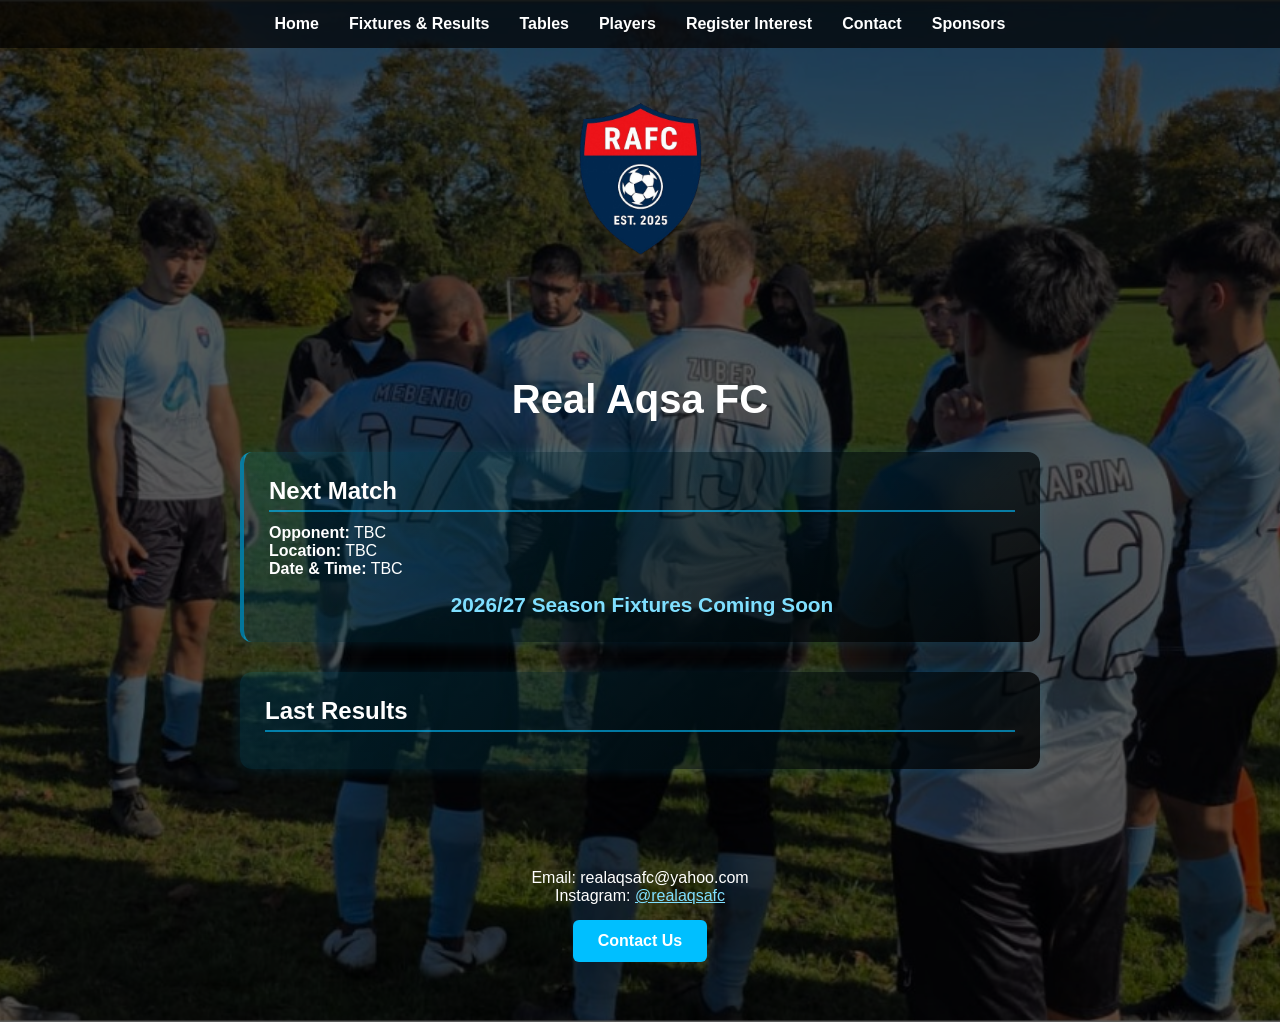
<file: index.html>
<!DOCTYPE html>
<html lang="en">
<head>
    <meta charset="UTF-8">
    <meta name="viewport" content="width=device-width, initial-scale=1.0">
    <title>Real Aqsa FC</title>
    <link rel="stylesheet" href="home.css">
</head>

<body>

<div class="background-overlay">

    <!-- NAVBAR -->
    <header>
        <nav class="navbar">
            <ul>
                <li><a href="index.html">Home</a></li>
                <li><a href="fixtures.html">Fixtures & Results</a></li>
                <li><a href="table.html">Tables</a></li>
                <li><a href="players.html">Players</a></li>
                <li><a href="register.html">Register Interest</a></li>
                <li><a href="contact.html">Contact</a></li>
                <li><a href="sponsors.html">Sponsors</a></li>
            </ul>
        </nav>
    </header>

    <!-- CLUB HEADER -->
    <section class="club-header">
        <img src="real-aqsa.png" alt="Real Aqsa FC Badge" class="club-badge">
        <h1>Real Aqsa FC</h1>
    </section>

    <!-- NEXT MATCH -->
<section class="next-match">

    <h2>Next Match</h2>

    <p id="opponent"></p>

    <p id="location"></p>

    <p id="match-date"></p>

    <p id="countdown"></p>

</section>

<!-- RESULTS -->
<section class="last-results">

    <h2>Last Results</h2>

    <div id="results-container"></div>

</section>

    <!-- FOOTER -->
    <footer>
        <div class="footer-content">
            <p>Email: realaqsafc@yahoo.com</p>

            <p>
                Instagram:
                <a href="https://www.instagram.com/realaqsafc" target="_blank">
                    @realaqsafc
                </a>
            </p>

            <a href="contact.html" class="contact-button">Contact Us</a>
        </div>
    </footer>

</div>
<script src="home.js"></script>
</body>
</html>
</file>
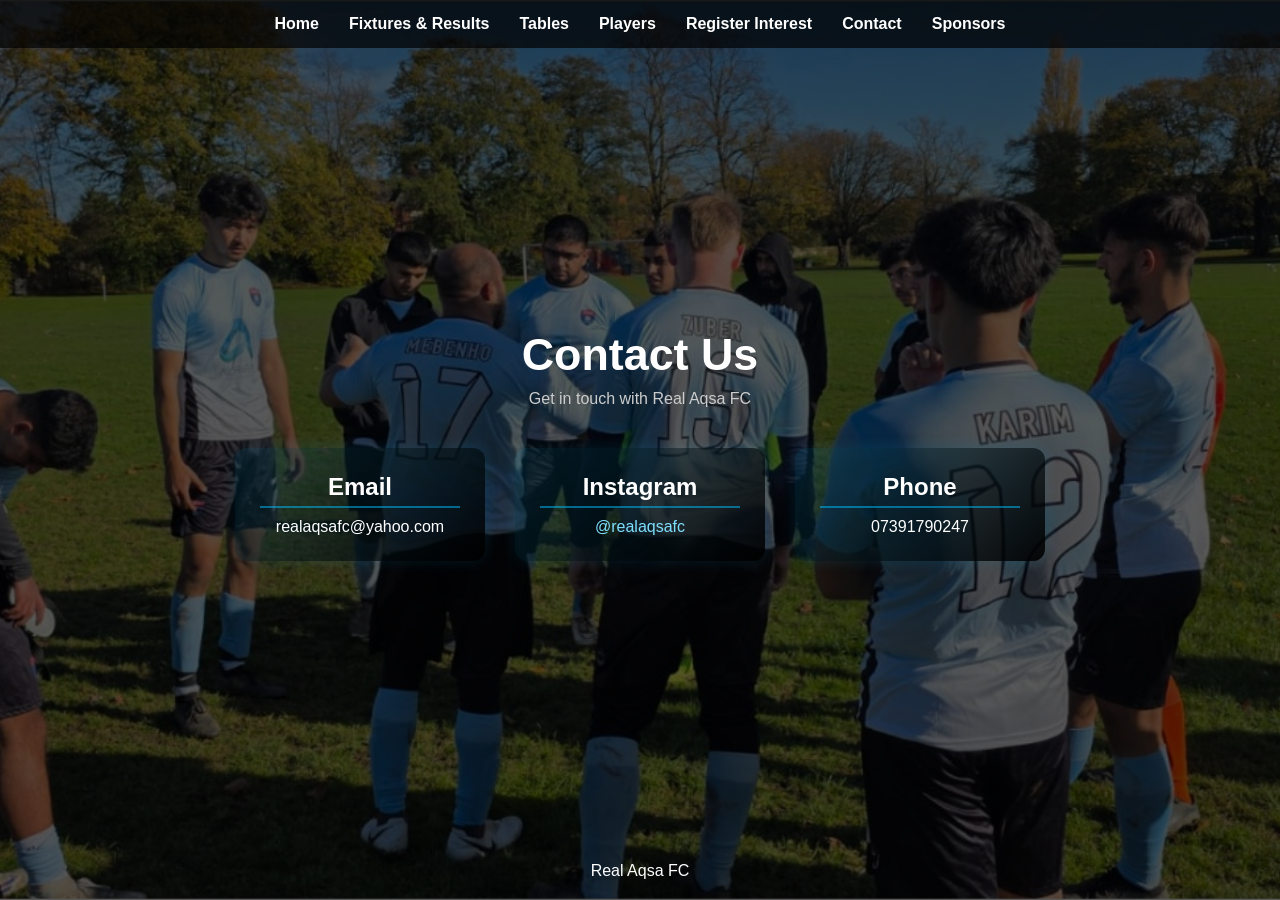
<file: contact.html>
<!DOCTYPE html>
<html lang="en">
<head>
    <meta charset="UTF-8">
    <meta name="viewport" content="width=device-width, initial-scale=1.0">
    <title>Contact Us - Real Aqsa FC</title>
    <link rel="stylesheet" href="contact.css">
</head>

<body>

<div class="background-overlay">

    <!-- NAVBAR -->
    <header>
        <nav class="navbar">
            <ul>
                <li><a href="index.html">Home</a></li>
                <li><a href="fixtures.html">Fixtures & Results</a></li>
                <li><a href="table.html">Tables</a></li>
                <li><a href="players.html">Players</a></li>
                <li><a href="register.html">Register Interest</a></li>
                <li><a href="contact.html">Contact</a></li>
                <li><a href="sponsors.html">Sponsors</a></li>
            </ul>
        </nav>
    </header>

    <!-- CONTACT SECTION -->
    <section class="contact-section">

        <h1>Contact Us</h1>
        <p class="subtitle">Get in touch with Real Aqsa FC</p>

        <div class="contact-cards">

           <div class="card">
    <h2>Email</h2>
    <p id="email">
        realaqsafc@yahoo.com
    </p>
</div>

            <div class="card">
                <h2>Instagram</h2>
                <a href="https://www.instagram.com/realaqsafc" target="_blank">
                    @realaqsafc
                </a>
            </div>
<div class="card">
    <h2>Phone</h2>
    <p id="phone">
        07391790247
    </p>
</div>

        </div>
<p id="copyMessage"></p>
    </section>

    <!-- FOOTER -->
    <footer>
        <p>Real Aqsa FC</p>
    </footer>

</div>
<script src="contact.js"></script>
</body>
</html>
</file>
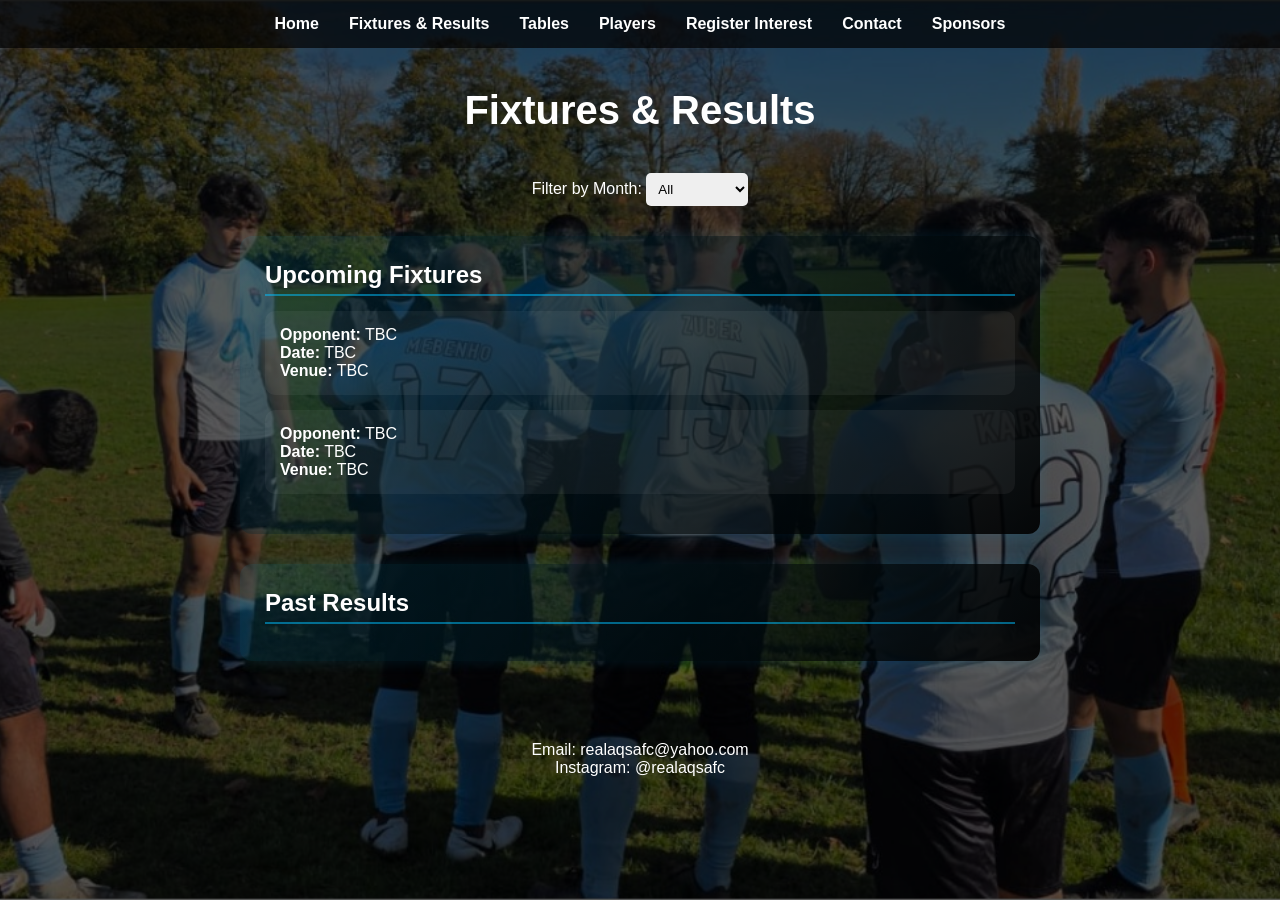
<file: fixtures.html>
<!DOCTYPE html>
<html lang="en">
<head>
    <meta charset="UTF-8">
    <meta name="viewport" content="width=device-width, initial-scale=1.0">
    <title>Fixtures & Results - Real Aqsa FC</title>
    <link rel="stylesheet" href="fixtures.css">
</head>

<body>

<div class="background-overlay">

    <!-- NAVBAR -->
    <header>
        <nav class="navbar">
            <ul>
                <li><a href="index.html">Home</a></li>
                <li><a href="fixtures.html">Fixtures & Results</a></li>
                <li><a href="table.html">Tables</a></li>
                <li><a href="players.html">Players</a></li>
                <li><a href="register.html">Register Interest</a></li>
                <li><a href="contact.html">Contact</a></li>
                <li><a href="sponsors.html">Sponsors</a></li>
            </ul>
        </nav>
    </header>

    <!-- PAGE TITLE -->
    <section class="page-title">
        <h1>Fixtures & Results</h1>
    </section>

    <!-- FILTER -->
    <section class="filter-section">
        <label for="monthFilter">Filter by Month:</label>
        <select id="monthFilter">
            <option value="all">All</option>
            <option value="may">May</option>
            <option value="june">June</option>
        </select>
    </section>

    <!-- UPCOMING FIXTURES -->
    <section class="fixtures-section">

    <h2>Upcoming Fixtures</h2>

    <div id="upcomingFixtures"></div>

</section>

    <!-- PAST RESULTS -->
  <section class="results-section">

    <h2>Past Results</h2>

    <div id="pastResults"></div>

</section>
    </section>

    <!-- FOOTER -->
    <footer>
        <p>Email: realaqsafc@yahoo.com</p>
        <p>Instagram: @realaqsafc</p>
    </footer>

</div>

<!-- FILTER SCRIPT -->
<script src="fixtures.js"></script>

</body>
</html>
</file>
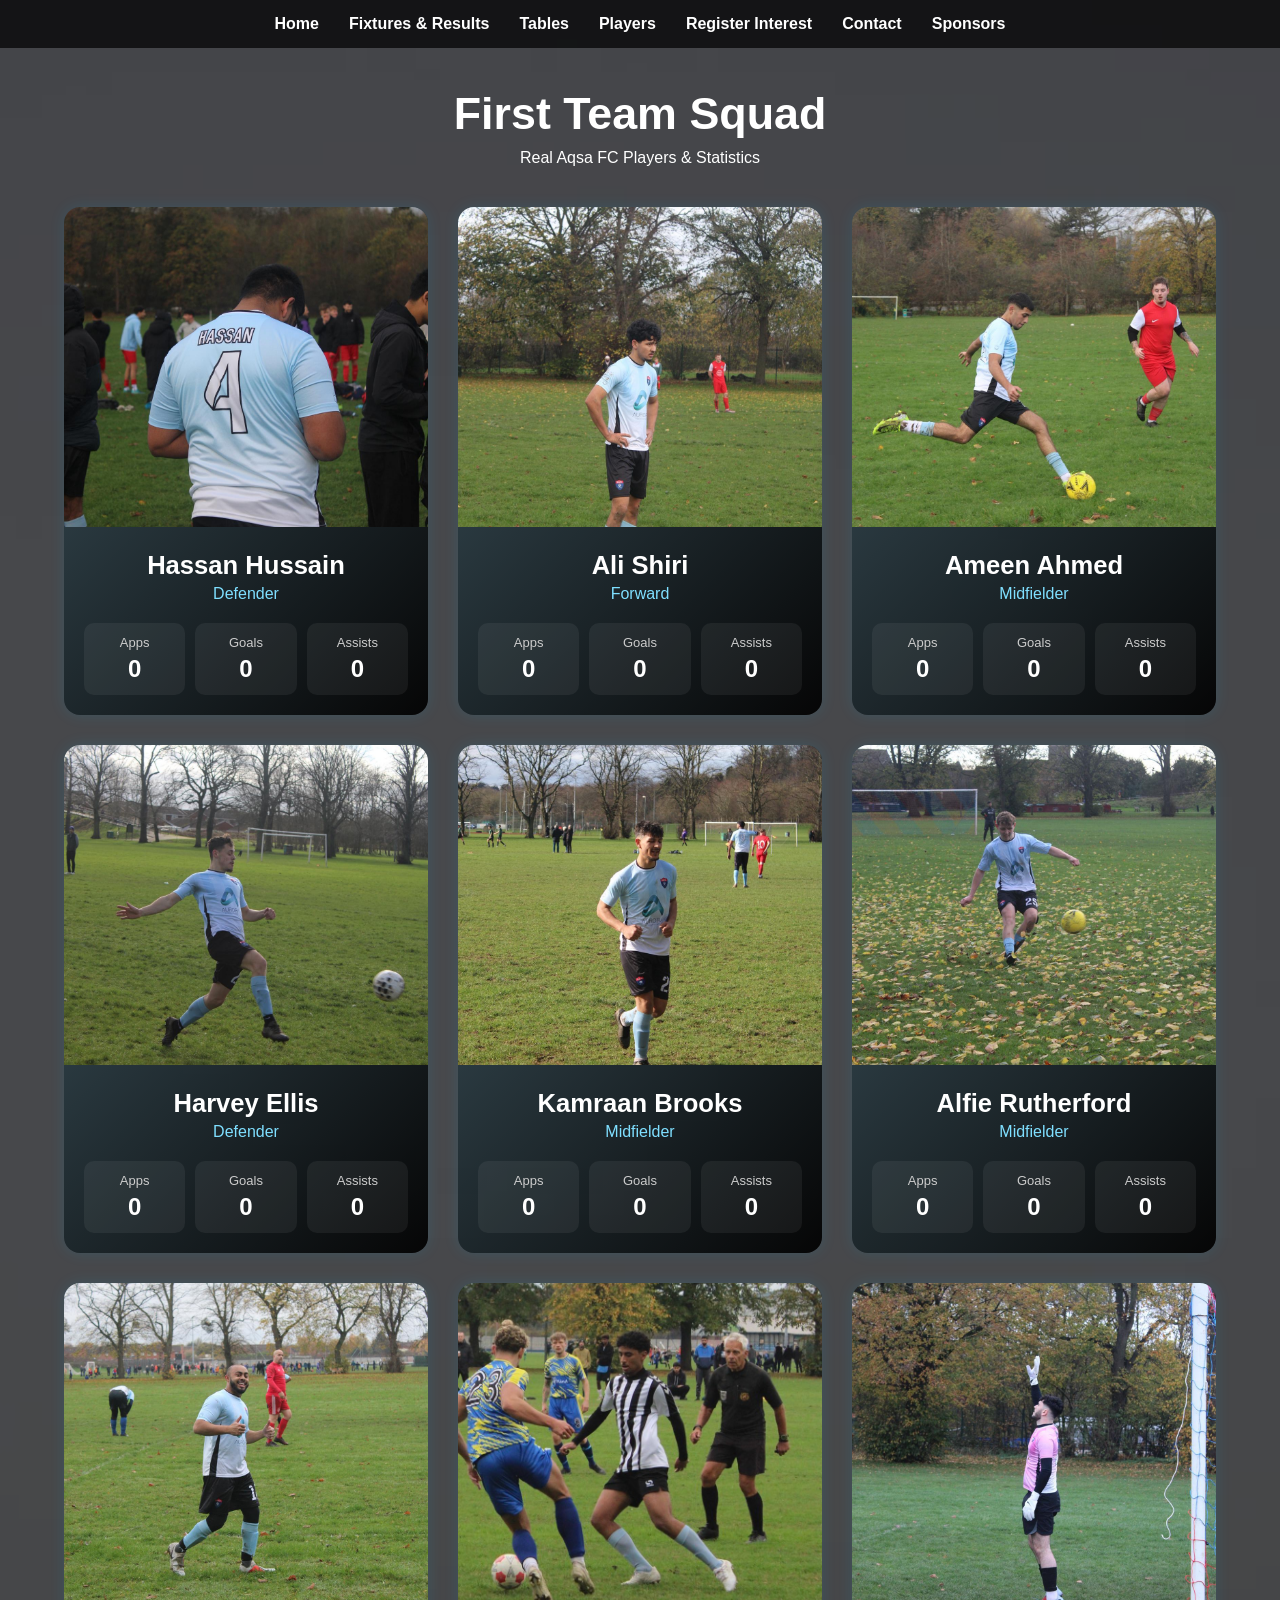
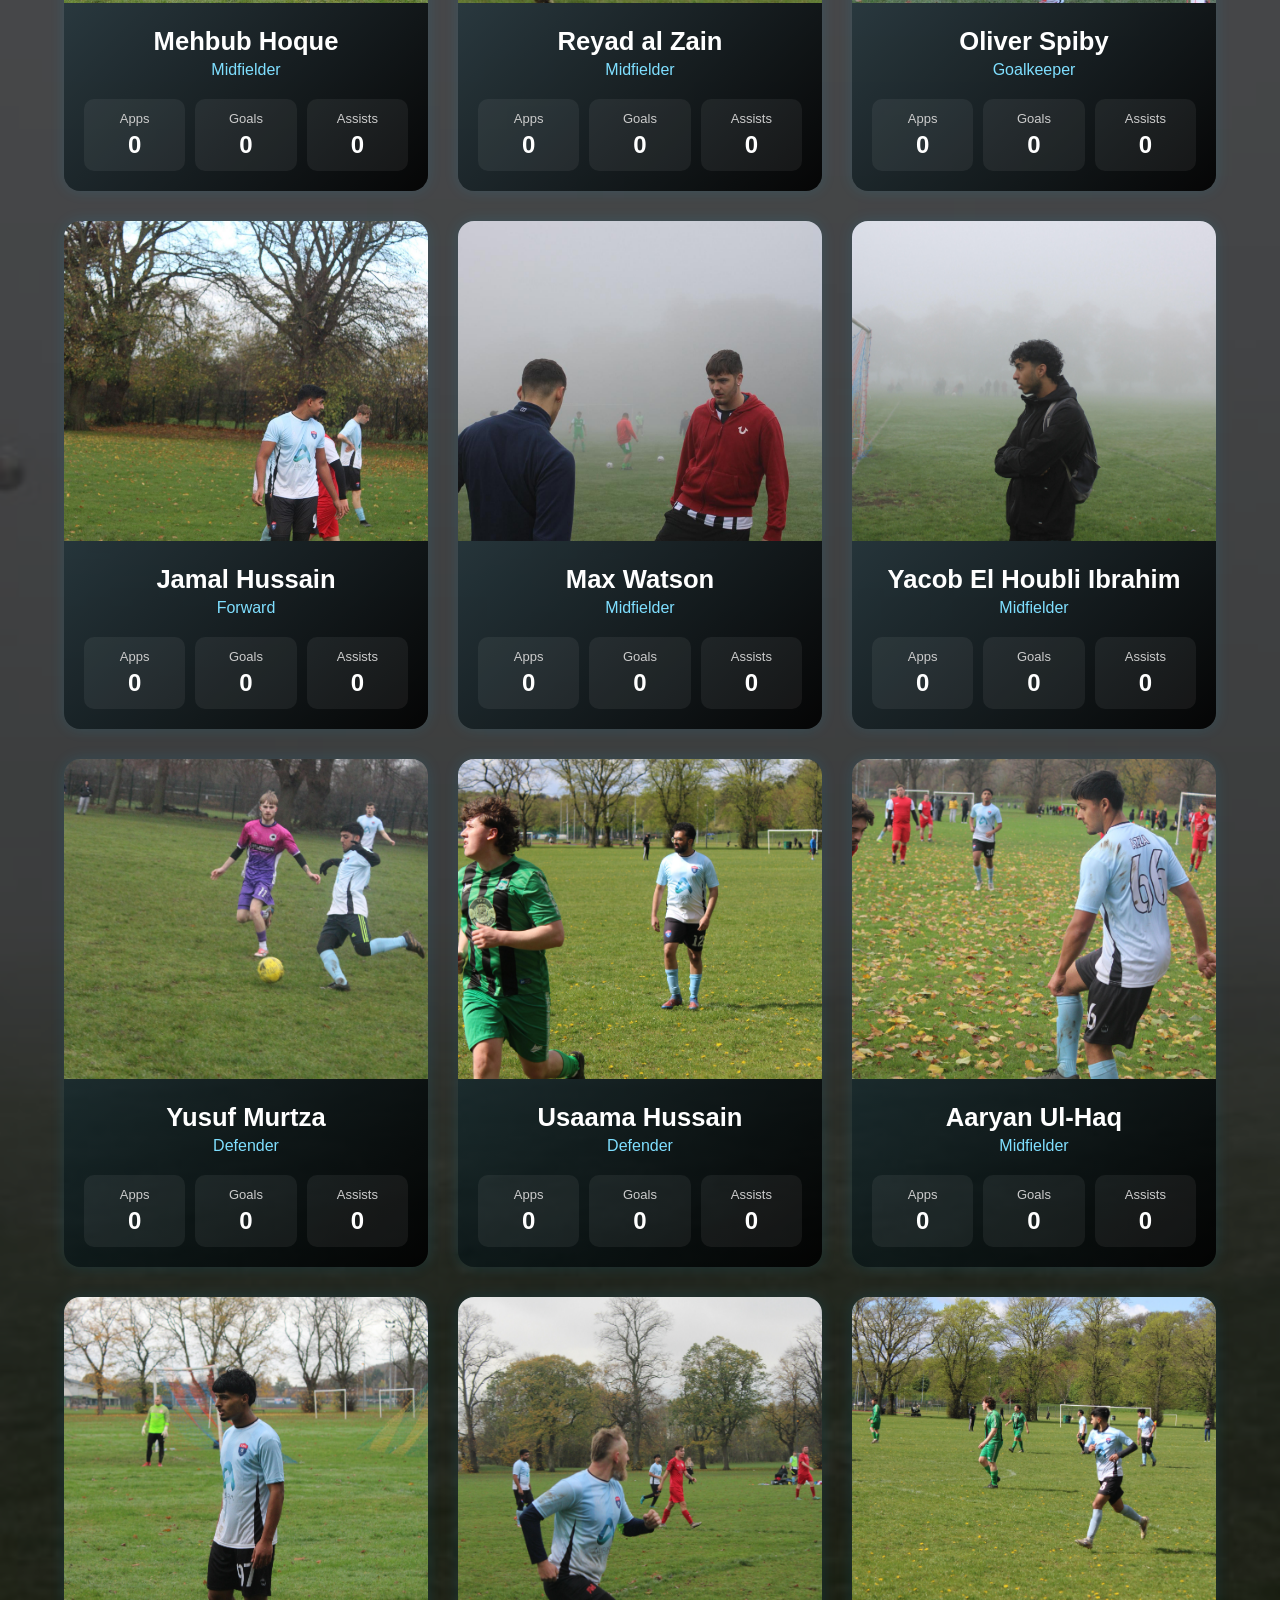
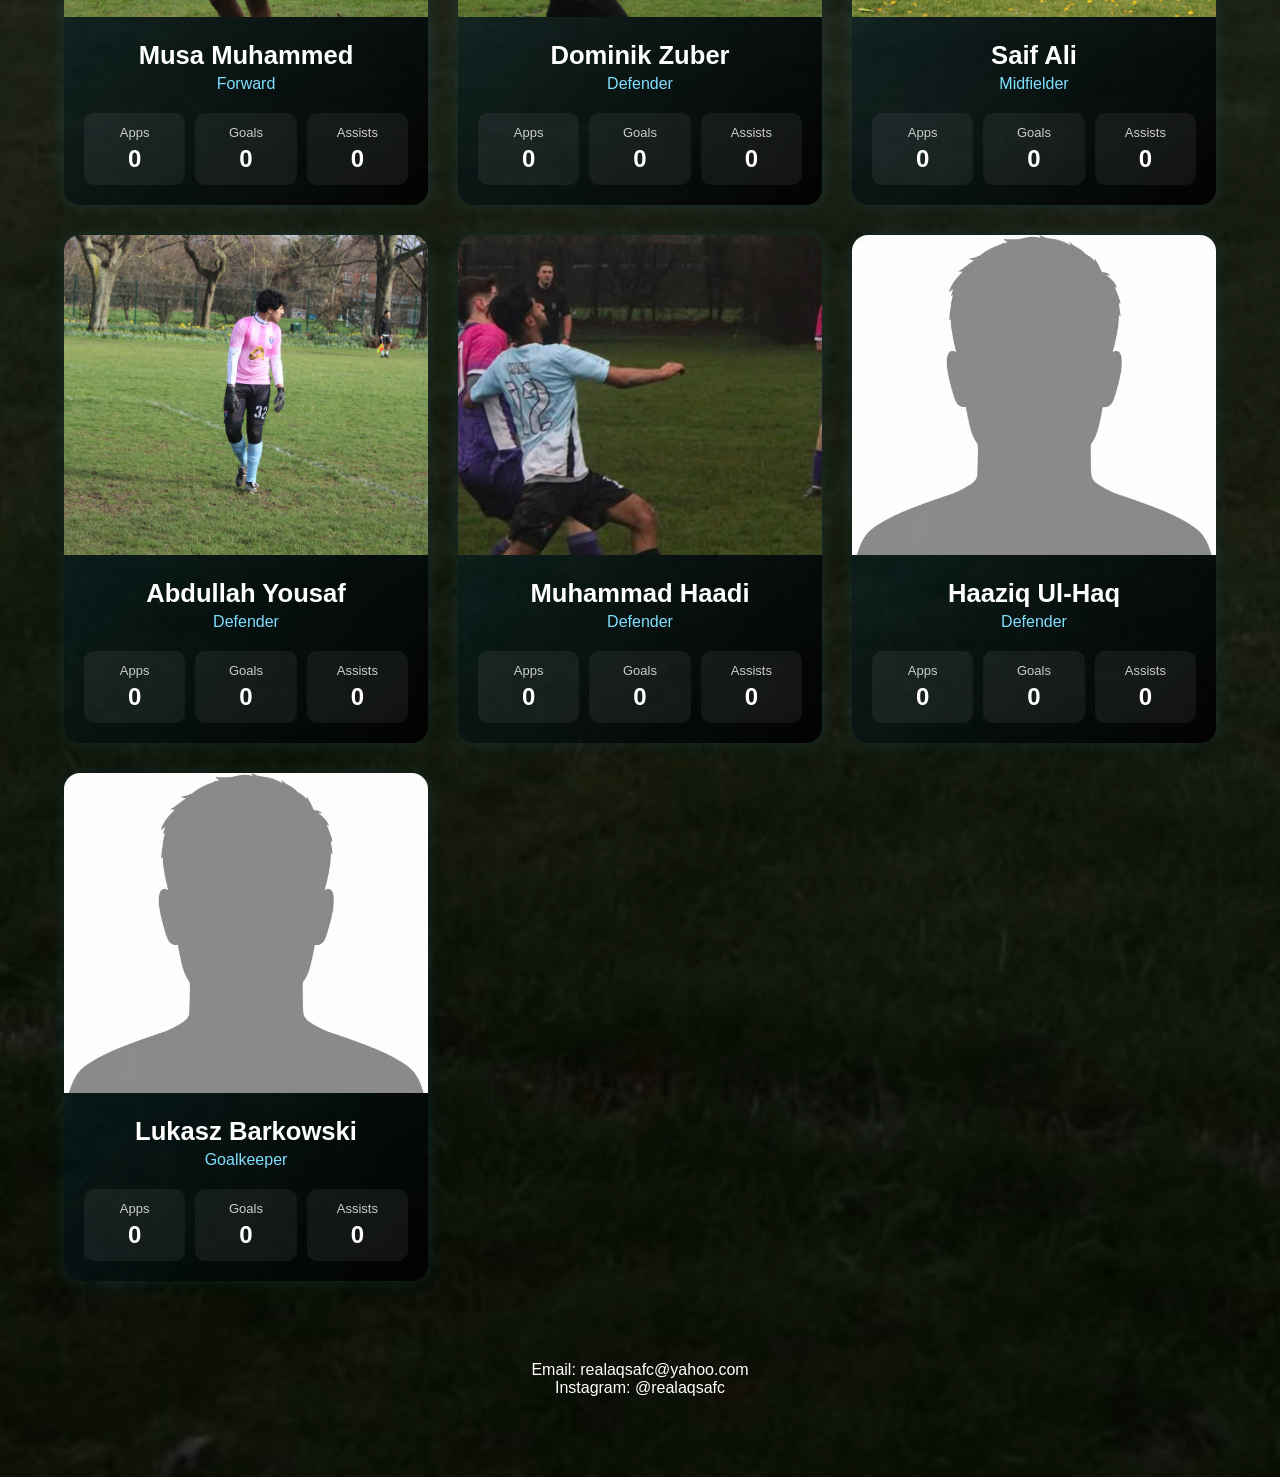
<file: players.html>
<!DOCTYPE html>
<html lang="en">
<head>
    <meta charset="UTF-8">
    <meta name="viewport" content="width=device-width, initial-scale=1.0">
    <title>Players - Real Aqsa FC</title>
    <link rel="stylesheet" href="players.css">
</head>

<body>

<div class="background-overlay">

    <!-- NAVBAR -->
    <header>
        <nav class="navbar">
            <ul>
                <li><a href="index.html">Home</a></li>
                <li><a href="fixtures.html">Fixtures & Results</a></li>
                <li><a href="table.html">Tables</a></li>
                <li><a href="players.html">Players</a></li>
                <li><a href="register.html">Register Interest</a></li>
                <li><a href="contact.html">Contact</a></li>
                <li><a href="sponsors.html">Sponsors</a></li>
            </ul>
        </nav>
    </header>

    <!-- PAGE TITLE -->
    <section class="page-title">
        <h1>First Team Squad</h1>
        <p>Real Aqsa FC Players & Statistics</p>
    </section>

    <!-- PLAYERS GRID -->
<section class="players-container" id="playersContainer">

</section>

    <!-- FOOTER -->
    <footer>
        <p>Email: realaqsafc@yahoo.com</p>
        <p>Instagram: @realaqsafc</p>
    </footer>

</div>
<script src="players.js"></script>
</body>
</html>
</file>
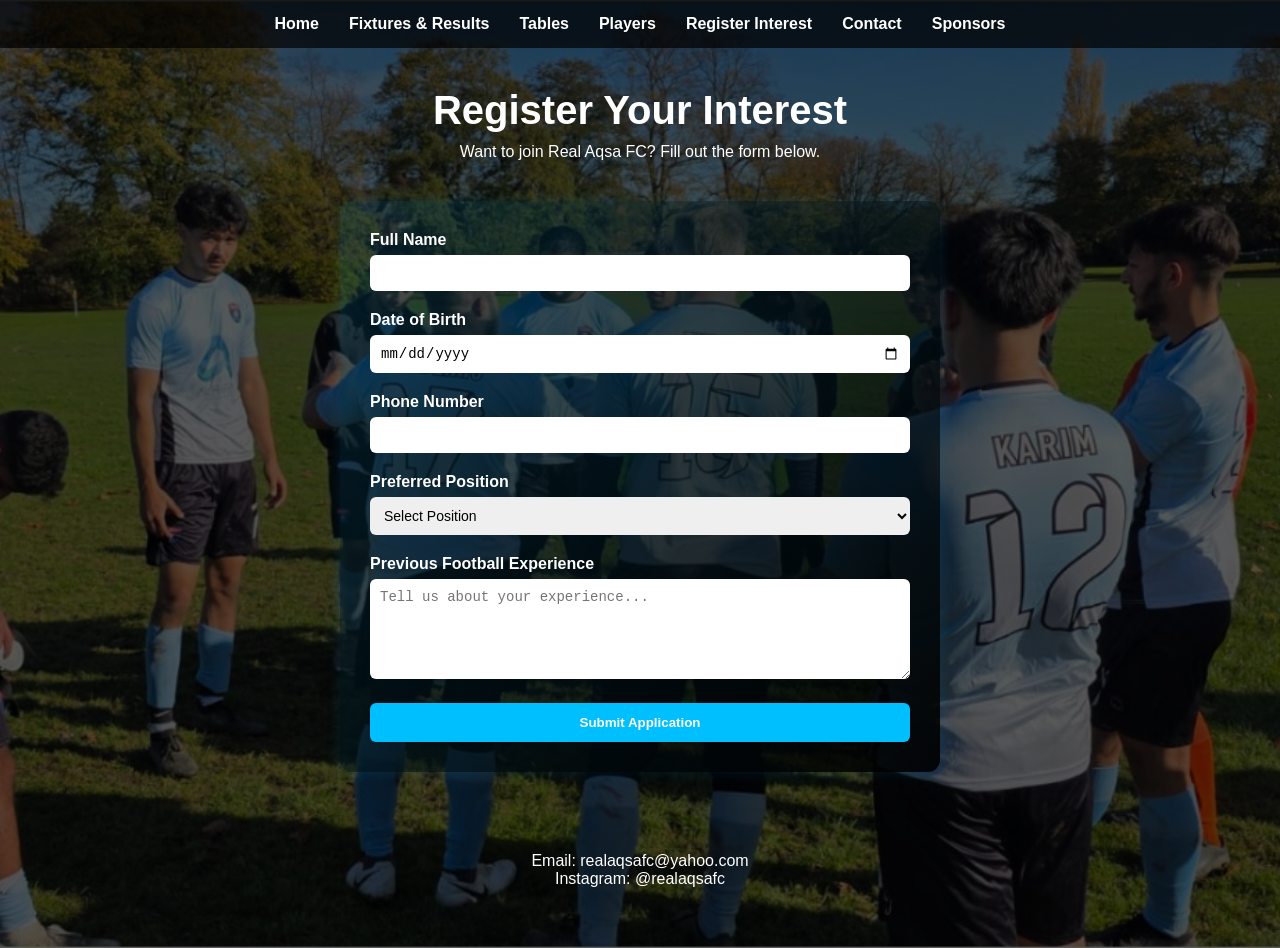
<file: register.html>
<!DOCTYPE html>
<html lang="en">
<head>
    <meta charset="UTF-8">
    <meta name="viewport" content="width=device-width, initial-scale=1.0">
    <title>Register Interest - Real Aqsa FC</title>
    <link rel="stylesheet" href="register.css">
</head>

<body>

<div class="background-overlay">

    <!-- NAVBAR -->
    <header>
        <nav class="navbar">
            <ul>
                <li><a href="index.html">Home</a></li>
                <li><a href="fixtures.html">Fixtures & Results</a></li>
                <li><a href="table.html">Tables</a></li>
                <li><a href="players.html">Players</a></li>
                <li><a href="register.html">Register Interest</a></li>
                <li><a href="contact.html">Contact</a></li>
                <li><a href="sponsors.html">Sponsors</a></li>
            </ul>
        </nav>
    </header>

    <!-- PAGE TITLE -->
    <section class="page-title">
        <h1>Register Your Interest</h1>
        <p>Want to join Real Aqsa FC? Fill out the form below.</p>
    </section>

   <!-- FORM -->
<section class="form-section">

    <form
        id="registerForm"
        action="https://formspree.io/f/mredypow"
        method="POST"
    >

        <div class="form-group">
            <label>Full Name</label>

            <input
                type="text"
                name="fullName"
                required
            >
        </div>

        <div class="form-group">
            <label>Date of Birth</label>

            <input
                type="date"
                name="dob"
                required
            >
        </div>

        <div class="form-group">
            <label>Phone Number</label>

            <input
                type="text"
                name="Phone Number"
                required
            >
        </div>

        <div class="form-group">
            <label>Preferred Position</label>

            <select
                name="position"
                required
            >
                <option value="">Select Position</option>
                <option>Goalkeeper</option>
                <option>Fullback</option>
                <option>Centre Back</option>
                <option>Centre Midfielder</option>
                <option>Winger</option>
                <option>Forward</option>
            </select>
        </div>

        <div class="form-group">
            <label>Previous Football Experience</label>

            <textarea
                rows="5"
                name="experience"
                placeholder="Tell us about your experience..."
            ></textarea>
        </div>

        <button type="submit">
            Submit Application
        </button>

        <p id="successMessage"></p>

    </form>

</section>
    </section>

    <!-- FOOTER -->
    <footer>
        <p>Email: realaqsafc@yahoo.com</p>
        <p>Instagram: @realaqsafc</p>
    </footer>

</div>
<script src="register.js"></script>
</body>
</html>
</file>
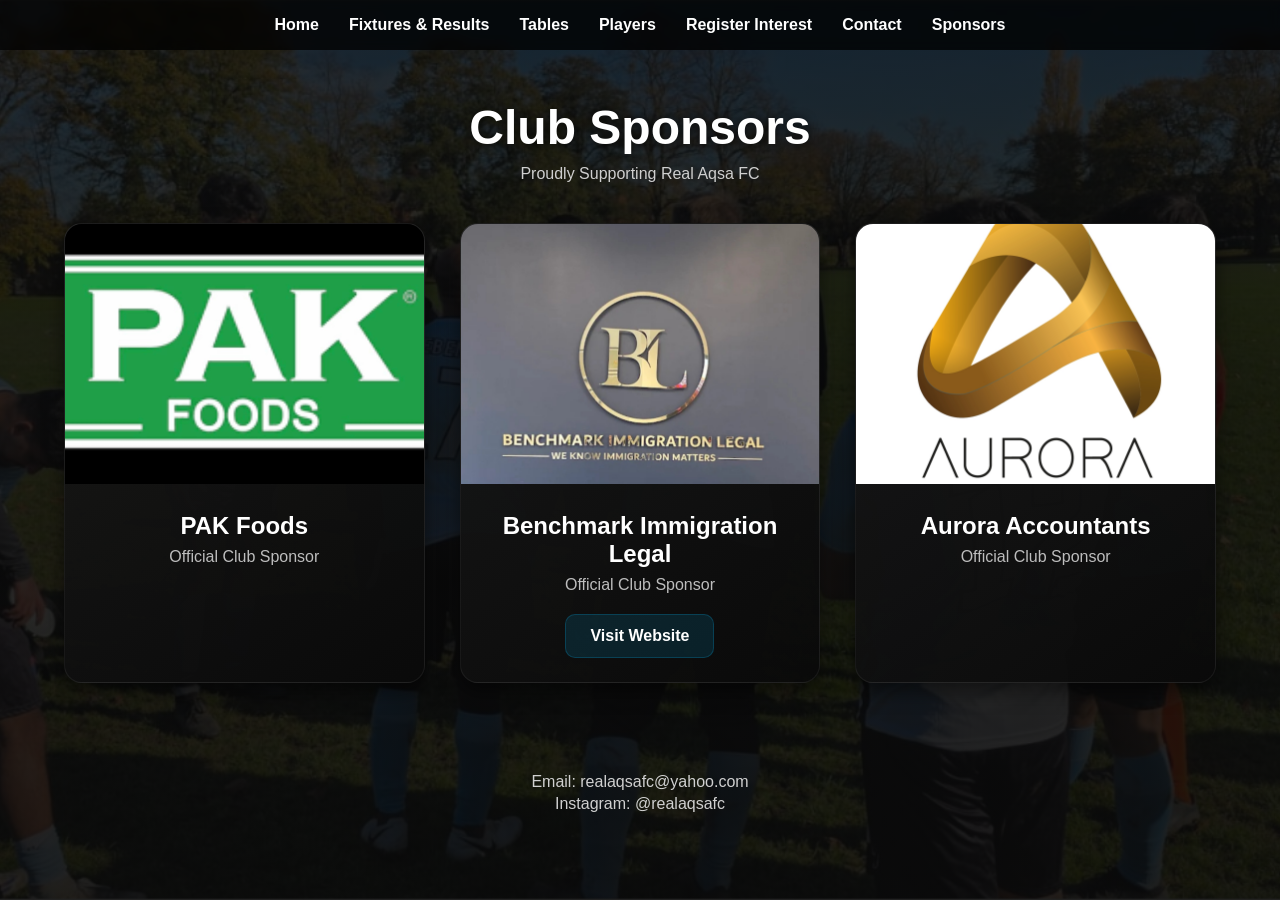
<file: sponsors.html>
<!DOCTYPE html> <html lang="en"> <head> <meta charset="UTF-8"> <meta name="viewport" content="width=device-width, initial-scale=1.0"> <title>Sponsors - Real Aqsa FC</title> <link rel="stylesheet" href="sponsors.css"> </head> <body> <div class="background-overlay"> <!-- NAVBAR --> <header> <nav class="navbar"> <ul> <li><a href="index.html">Home</a></li> <li><a href="fixtures.html">Fixtures & Results</a></li> <li><a href="table.html">Tables</a></li> <li><a href="players.html">Players</a></li> <li><a href="register.html">Register Interest</a></li> <li><a href="contact.html">Contact</a></li> <li><a href="sponsors.html">Sponsors</a></li> </ul> </nav> </header> <!-- PAGE TITLE --> <section class="page-title"> <h1>Club Sponsors</h1> <p>Proudly Supporting Real Aqsa FC</p> </section> <!-- SPONSORS SECTION --> <section class="sponsors-container"> <!-- SPONSOR CARD --> <div class="sponsor-card"> <img src="pak aqsa.jpg" alt="Pak Foods" class="sponsor-logo"> <div class="sponsor-info"> <h2>PAK Foods</h2> <p>Official Club Sponsor</p> </div> </div> <!-- SPONSOR CARD --> <div class="sponsor-card"> <img src="benchmark aqsa.jpg" alt="Benchmark Immigration Legal" class="sponsor-logo"> <div class="sponsor-info"> <h2>Benchmark Immigration Legal</h2> <p>Official Club Sponsor</p> <a href="https://www.benchmarklegal.co.uk/" target="_blank" class="visit-button"> Visit Website </a> </div> </div> <!-- SPONSOR CARD --> <div class="sponsor-card"> <img src="aurora aqsa.jpg" alt="Aurora Accountants" class="sponsor-logo"> <div class="sponsor-info"> <h2>Aurora Accountants</h2> <p>Official Club Sponsor</p> </div> </div> </section> <!-- FOOTER --> <footer> <p>Email: realaqsafc@yahoo.com</p> <p>Instagram: @realaqsafc</p> </footer> </div> </body> </html>
</file>
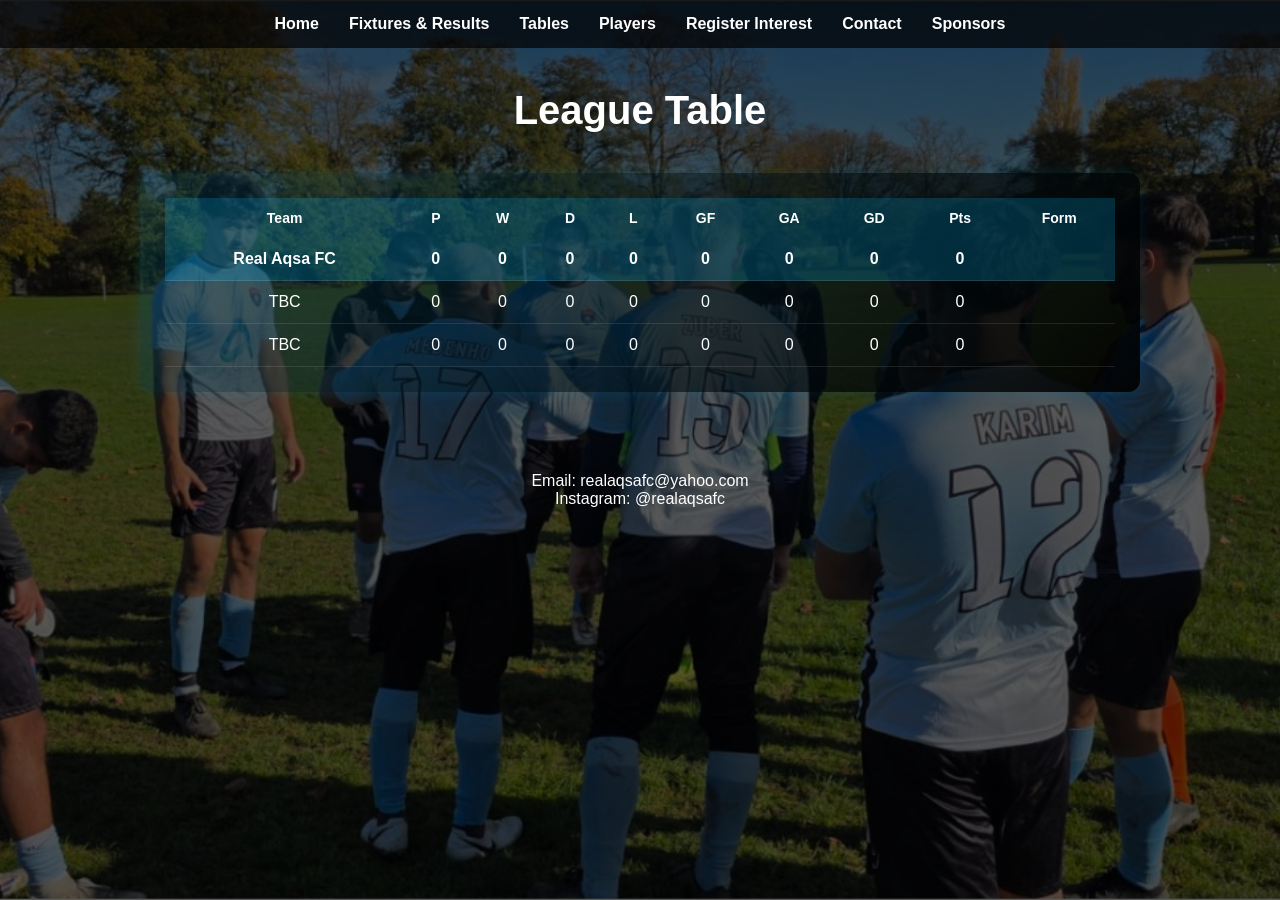
<file: table.html>
<!DOCTYPE html>
<html lang="en">
<head>
    <meta charset="UTF-8">
    <meta name="viewport" content="width=device-width, initial-scale=1.0">
    <title>League Table - Real Aqsa FC</title>
    <link rel="stylesheet" href="table.css">
</head>

<body>

<div class="background-overlay">

    <!-- NAVBAR -->
    <header>
        <nav class="navbar">
            <ul>
                <li><a href="index.html">Home</a></li>
                <li><a href="fixtures.html">Fixtures & Results</a></li>
                <li><a href="table.html">Tables</a></li>
                <li><a href="players.html">Players</a></li>
                <li><a href="register.html">Register Interest</a></li>
                <li><a href="contact.html">Contact</a></li>
                <li><a href="sponsors.html">Sponsors</a></li>
            </ul>
        </nav>
    </header>

    <!-- PAGE TITLE -->
    <section class="page-title">
        <h1>League Table</h1>
    </section>

    <!-- TABLE -->
    <section class="table-section">

        <table>
            <thead>
                <tr>
                    <th>Team</th>
                    <th>P</th>
                    <th>W</th>
                    <th>D</th>
                    <th>L</th>
                    <th>GF</th>
                    <th>GA</th>
                    <th>GD</th>
                    <th>Pts</th> <!-- ✅ ADDED -->
                    <th>Form</th>
                </tr>
            </thead>
<tbody id="table-body">

</tbody>
            
        </table>

    </section>

    <!-- FOOTER -->
    <footer>
        <p>Email: realaqsafc@yahoo.com</p>
        <p>Instagram: @realaqsafc</p>
    </footer>

</div>
<script src="table.js"></script>
</body>
</html>
</file>
<file: home.css>
/* RESET */
* {
    margin: 0;
    padding: 0;
    box-sizing: border-box;
}

/* BACKGROUND */
body {
    font-family: Arial, Helvetica, sans-serif;
    color: white;
    background: url("background.jpg") no-repeat center center/cover;
}

/* OVERLAY */
.background-overlay {
    background: rgba(0, 0, 0, 0.65);
    min-height: 100vh;
    padding-bottom: 60px;
}

/* NAVBAR */
.navbar {
    background: rgba(0, 0, 0, 0.7);
    padding: 15px 0;
}

.navbar ul {
    list-style: none;
    display: flex;
    justify-content: center;
    gap: 30px;
}

.navbar a {
    text-decoration: none;
    color: white;
    font-weight: bold;
}

.navbar a:hover {
    color: #7fdfff; /* toned down */
}

/* HEADER */
.club-header {
    text-align: center;
    margin: 40px 0 20px;
}

.club-badge {
    width: 185px;
    margin-bottom: 100px;
}

.club-header h1 {
    font-size: 2.5rem;
}

/* SECTIONS (TONED DOWN BLUE) */
.next-match,
.last-results {
    width: 80%;
    max-width: 800px;
    margin: 30px auto;
    padding: 25px;
    border-radius: 12px;

    background: linear-gradient(
        135deg,
        rgba(0,191,255,0.15),
        rgba(0,0,0,0.85)
    );

    box-shadow: 0 0 15px rgba(0,191,255,0.15);
    transition: 0.3s ease;
}

.next-match:hover,
.last-results:hover {
    transform: translateY(-5px);
    box-shadow: 0 10px 25px rgba(0,191,255,0.25);
}

/* EXTRA EMPHASIS */
.next-match {
    border-left: 4px solid rgba(0,191,255,0.6);
}

/* TITLES */
h2 {
    margin-bottom: 12px;
    border-bottom: 2px solid rgba(0,191,255,0.6);
    padding-bottom: 5px;
}

/* RESULTS */
.result {
    padding: 10px 0;
    border-bottom: 1px solid rgba(255,255,255,0.2);
}

.result:hover {
    color: #7fdfff;
    transform: translateX(5px);
}

/* COUNTDOWN */
#countdown {
    margin-top: 15px;
    font-size: 1.3rem;
    font-weight: bold;
    color: #7fdfff;
    text-align: center;
}

/* FOOTER */
footer {
    margin-top: 100px;
    text-align: center;
}

/* LINKS */
.footer-content a {
    color: #7fdfff;
}

/* 🔥 FIXED BUTTON (THIS SOLVES YOUR ISSUE) */
.contact-button {
    display: inline-block;
    margin-top: 15px;
    padding: 12px 25px;

    background: #00bfff;

    color: white !important; /* FORCE FIX */
    font-weight: bold;

    border-radius: 6px;
    text-decoration: none;

    text-align: center;
}

.contact-button:hover {
    background: #009acd;
}
@media (max-width: 768px) {

    .navbar ul {
        display: grid;
        grid-template-columns: repeat(2, 1fr);
        gap: 10px;
        padding: 10px;
        text-align: center;
    }

    .navbar li {
        width: 100%;
    }

    .navbar a {
        font-size: 14px;
    }

}
@media (max-width: 768px) {

    .next-match,
    .last-results {
        width: 90%;
        margin: 20px auto;
    }

}
</file>
<file: contact.css>
/* RESET */
* {
    margin: 0;
    padding: 0;
    box-sizing: border-box;
}

/* BACKGROUND */
body {
    font-family: Arial, Helvetica, sans-serif;
    color: white;
    background: url("background.jpg") no-repeat center center/cover;
}

/* OVERLAY */
.background-overlay {
    background: rgba(0, 0, 0, 0.65);
    min-height: 100vh;
    display: flex;
    flex-direction: column;
}

/* NAVBAR */
.navbar {
    background: rgba(0, 0, 0, 0.7);
    padding: 15px 0;
}

.navbar ul {
    list-style: none;
    display: flex;
    justify-content: center;
    gap: 30px;
}

.navbar a {
    text-decoration: none;
    color: white;
    font-weight: bold;
}

.navbar a:hover {
    color: #7fdfff;
}

/* CONTACT SECTION (CENTERED FULL PAGE) */
.contact-section {
    flex: 1;
    text-align: center;
    display: flex;
    flex-direction: column;
    justify-content: center;
}

/* TITLE */
.contact-section h1 {
    font-size: 2.8rem;
    margin-bottom: 10px;
}

.subtitle {
    margin-bottom: 40px;
    color: #ccc;
}

/* CARDS CONTAINER */
.contact-cards {
    display: flex;
    justify-content: center;
    gap: 30px;
    flex-wrap: wrap;
}

/* CARD STYLE */
.card {
    width: 250px;
    padding: 25px;
    border-radius: 12px;

    background: linear-gradient(
        135deg,
        rgba(0,191,255,0.12),
        rgba(0,0,0,0.9)
    );

    box-shadow: 0 0 15px rgba(0,191,255,0.12);
    transition: 0.3s ease;
}

/* HOVER */
.card:hover {
    transform: translateY(-6px);
    box-shadow: 0 10px 25px rgba(0,191,255,0.25);
}

/* CARD TEXT */
.card h2 {
    margin-bottom: 10px;
    border-bottom: 2px solid rgba(0,191,255,0.5);
    padding-bottom: 5px;
}

.card a {
    color: #7fdfff;
    text-decoration: none;
}

/* FOOTER */
footer {
    text-align: center;
    padding: 20px;
}

@media (max-width: 768px) {

    .navbar ul {
        display: grid;
        grid-template-columns: repeat(2, 1fr);
        gap: 10px;
        padding: 10px;
        text-align: center;
    }

    .navbar li {
        width: 100%;
    }

    .navbar a {
        font-size: 14px;
    }

}
@media (max-width: 768px) {

    .next-match,
    .last-results {
        width: 90%;
        margin: 20px auto;
    }

}
</file>
<file: fixtures.css>
/* RESET */
* {
    margin: 0;
    padding: 0;
    box-sizing: border-box;
}

/* BACKGROUND */
body {
    font-family: Arial, Helvetica, sans-serif;
    color: white;
    background: url("background.jpg") no-repeat center center/cover;
}

/* OVERLAY */
.background-overlay {
    background: rgba(0, 0, 0, 0.65);
    min-height: 100vh;
    padding-bottom: 60px;
}

/* NAVBAR */
.navbar {
    background: rgba(0, 0, 0, 0.7);
    padding: 15px 0;
}

.navbar ul {
    list-style: none;
    display: flex;
    justify-content: center;
    gap: 30px;
}

.navbar a {
    text-decoration: none;
    color: white;
    font-weight: bold;
}

.navbar a:hover {
    color: #7fdfff;
}

/* PAGE TITLE */
.page-title {
    text-align: center;
    margin: 40px 0;
}

.page-title h1 {
    font-size: 2.5rem;
}

/* FILTER */
.filter-section {
    text-align: center;
    margin-bottom: 20px;
}

select {
    padding: 8px;
    border-radius: 5px;
    border: none;
}

/* SECTIONS */
.fixtures-section,
.results-section {
    width: 80%;
    max-width: 800px;
    margin: 30px auto;
    padding: 25px;
    border-radius: 12px;

    background: linear-gradient(
        135deg,
        rgba(0,191,255,0.12),
        rgba(0,0,0,0.9)
    );

    box-shadow: 0 0 15px rgba(0,191,255,0.12);
}

/* TITLES */
h2 {
    margin-bottom: 12px;
    border-bottom: 2px solid rgba(0,191,255,0.5);
    padding-bottom: 5px;
}

/* FIXTURE CARD */
.fixture {
    margin: 15px 0;
    padding: 15px;
    border-radius: 10px;

    background: rgba(255,255,255,0.05);
    transition: 0.3s ease;
}

.fixture:hover {
    transform: translateY(-4px);
    background: rgba(0,191,255,0.12);
}

/* FOOTER */
footer {
    margin-top: 80px;
    text-align: center;
}

@media (max-width: 768px) {

    .navbar ul {
        display: grid;
        grid-template-columns: repeat(2, 1fr);
        gap: 10px;
        padding: 10px;
        text-align: center;
    }

    .navbar li {
        width: 100%;
    }

    .navbar a {
        font-size: 14px;
    }

}
@media (max-width: 768px) {

    .next-match,
    .last-results {
        width: 90%;
        margin: 20px auto;
    }

}
</file>
<file: players.css>
/* RESET */
* {
    margin: 0;
    padding: 0;
    box-sizing: border-box;
}

/* BACKGROUND */
body {
    font-family: Arial, Helvetica, sans-serif;
    color: white;
    background: url("background2\ .jpg") no-repeat center center/cover;
}

/* OVERLAY */
.background-overlay {
    background: rgba(0, 0, 0, 0.65);
    min-height: 100vh;
    padding-bottom: 60px;
}

/* NAVBAR */
.navbar {
    background: rgba(0, 0, 0, 0.7);
    padding: 15px 0;
}

.navbar ul {
    list-style: none;
    display: flex;
    justify-content: center;
    gap: 30px;
}

.navbar a {
    text-decoration: none;
    color: white;
    font-weight: bold;
}

.navbar a:hover {
    color: #7fdfff;
}

/* PAGE TITLE */
.page-title {
    text-align: center;
    margin: 40px 0;
}

.page-title h1 {
    font-size: 2.8rem;
    margin-bottom: 10px;
}

/* PLAYERS GRID */
.players-container {
    width: 90%;
    max-width: 1200px;
    margin: auto;

    display: grid;
    grid-template-columns: repeat(auto-fit, minmax(280px, 1fr));
    gap: 30px;
}

/* PLAYER CARD */
.player-card {
    border-radius: 16px;
    overflow: hidden;

    background: linear-gradient(
        135deg,
        rgba(0,191,255,0.12),
        rgba(0,0,0,0.92)
    );

    box-shadow: 0 0 15px rgba(0,191,255,0.12);

    transition: 0.3s ease;
}

/* HOVER */
.player-card:hover {
    transform: translateY(-8px);
    box-shadow: 0 12px 30px rgba(0,191,255,0.25);
}

/* PLAYER IMAGE */
.player-image {
    width: 100%;
    height: 320px;
    object-fit: cover;
}

/* PLAYER INFO */
.player-info {
    padding: 20px;
    text-align: center;
}

.player-info h2 {
    margin-bottom: 5px;
    font-size: 1.6rem;
}

.position {
    color: #7fdfff;
    margin-bottom: 20px;
}

/* STATS */
.stats {
    display: flex;
    justify-content: space-between;
    gap: 10px;
}

/* STAT BOX */
.stat-box {
    flex: 1;
    padding: 12px;
    border-radius: 10px;

    background: rgba(255,255,255,0.06);
}

.stat-box span {
    display: block;
    font-size: 13px;
    color: #ccc;
    margin-bottom: 5px;
}

.stat-box h3 {
    font-size: 1.5rem;
}
/* FOOTER */
footer {
    margin-top: 80px;
    text-align: center;
    padding-bottom: 20px;
}

@media (max-width: 768px) {

    .navbar ul {
        display: grid;
        grid-template-columns: repeat(2, 1fr);
        gap: 10px;
        padding: 10px;
        text-align: center;
    }

    .navbar li {
        width: 100%;
    }

    .navbar a {
        font-size: 14px;
    }

}
@media (max-width: 768px) {

    .next-match,
    .last-results {
        width: 90%;
        margin: 20px auto;
    }

}
</file>
<file: register.css>
/* RESET */
* {
    margin: 0;
    padding: 0;
    box-sizing: border-box;
}

/* BACKGROUND */
body {
    font-family: Arial, Helvetica, sans-serif;
    color: white;
    background: url("background.jpg") no-repeat center center/cover;
}

/* OVERLAY */
.background-overlay {
    background: rgba(0, 0, 0, 0.65);
    min-height: 100vh;
    padding-bottom: 60px;
}

/* NAVBAR */
.navbar {
    background: rgba(0, 0, 0, 0.7);
    padding: 15px 0;
}

.navbar ul {
    list-style: none;
    display: flex;
    justify-content: center;
    gap: 30px;
}

.navbar a {
    text-decoration: none;
    color: white;
    font-weight: bold;
}

.navbar a:hover {
    color: #7fdfff;
}

/* PAGE TITLE */
.page-title {
    text-align: center;
    margin: 40px 0;
}

.page-title h1 {
    font-size: 2.5rem;
    margin-bottom: 10px;
}

/* FORM SECTION */
.form-section {
    width: 80%;
    max-width: 600px;
    margin: 30px auto;
    padding: 30px;
    border-radius: 12px;

    background: linear-gradient(
        135deg,
        rgba(0,191,255,0.12),
        rgba(0,0,0,0.9)
    );

    box-shadow: 0 0 15px rgba(0,191,255,0.12);
}

/* FORM GROUP */
.form-group {
    margin-bottom: 20px;
}

label {
    display: block;
    margin-bottom: 6px;
    font-weight: bold;
}

/* INPUTS */
input,
select,
textarea {
    width: 100%;
    padding: 10px;
    border-radius: 6px;
    border: none;
    outline: none;
    font-size: 14px;
}

/* TEXTAREA */
textarea {
    resize: vertical;
}

/* BUTTON */
button {
    width: 100%;
    padding: 12px;
    background: #00bfff;
    color: white;
    font-weight: bold;
    border: none;
    border-radius: 6px;
    cursor: pointer;
    transition: 0.3s;
}

button:hover {
    background: #009acd;
}

/* FOOTER */
footer {
    margin-top: 80px;
    text-align: center;
}

@media (max-width: 768px) {

    .navbar ul {
        display: grid;
        grid-template-columns: repeat(2, 1fr);
        gap: 10px;
        padding: 10px;
        text-align: center;
    }

    .navbar li {
        width: 100%;
    }

    .navbar a {
        font-size: 14px;
    }

}
@media (max-width: 768px) {

    .next-match,
    .last-results {
        width: 90%;
        margin: 20px auto;
    }

}
</file>
<file: sponsors.css>
/* RESET */
* {
    margin: 0;
    padding: 0;
    box-sizing: border-box;
}

/* BODY */
body {
    font-family: Arial, Helvetica, sans-serif;
    color: white;

    background:
        linear-gradient(
            rgba(10, 10, 10, 0.84),
            rgba(10, 10, 10, 0.90)
        ),
        url("background.jpg");

    background-size: cover;
    background-position: center;
    background-attachment: fixed;
}

/* OVERLAY */
.background-overlay {
    min-height: 100vh;
    padding-bottom: 60px;
}

/* NAVBAR */
.navbar {
    background: rgba(0, 0, 0, 0.75);
    padding: 16px 0;
    backdrop-filter: blur(5px);
}

.navbar ul {
    list-style: none;

    display: flex;
    justify-content: center;
    gap: 30px;

    flex-wrap: wrap;
}

.navbar a {
    text-decoration: none;
    color: white;
    font-weight: bold;

    transition: 0.3s ease;
}

.navbar a:hover {
    color: #7fdfff;
}

/* PAGE TITLE */
.page-title {
    text-align: center;
    margin: 50px 0 40px;
}

.page-title h1 {
    font-size: 3rem;
    margin-bottom: 10px;

    text-shadow: 0 0 10px rgba(0,0,0,0.7);
}

.page-title p {
    color: #cfcfcf;
}

/* SPONSORS CONTAINER */
.sponsors-container {
    width: 90%;
    max-width: 1200px;

    margin: auto;

    display: grid;
    grid-template-columns: repeat(auto-fit, minmax(320px, 1fr));

    gap: 35px;
}

/* SPONSOR CARD */
.sponsor-card {
    background: linear-gradient(
        145deg,
        rgba(25, 25, 25, 0.96),
        rgba(10, 10, 10, 0.96)
    );

    border-radius: 18px;
    overflow: hidden;

    border: 1px solid rgba(255,255,255,0.06);

    box-shadow:
        0 8px 20px rgba(0,0,0,0.5);

    transition: 0.3s ease;

    text-align: center;
}

/* HOVER EFFECT */
.sponsor-card:hover {
    transform: translateY(-8px);

    box-shadow:
        0 12px 28px rgba(0,0,0,0.7),
        0 0 12px rgba(0,191,255,0.15);
}

/* SPONSOR IMAGE */
.sponsor-logo {
    width: 100%;
    height: 260px;

    object-fit: cover;

    background: white;

}

/* SPONSOR INFO */
.sponsor-info {
    padding: 24px;
}

.sponsor-info h2 {
    font-size: 1.5rem;
    margin-bottom: 8px;
}

.sponsor-info p {
    color: #bdbdbd;
    margin-bottom: 20px;
}

@media (max-width: 768px) {

    .navbar ul {
        display: grid;
        grid-template-columns: repeat(2, 1fr);
        gap: 10px;
        padding: 10px;
        text-align: center;
    }

    .navbar li {
        width: 100%;
    }

    .navbar a {
        font-size: 14px;
    }

}
@media (max-width: 768px) {

    .next-match,
    .last-results {
        width: 90%;
        margin: 20px auto;
    }

}
/* BUTTON */
.visit-button {
    display: inline-block;

    padding: 12px 24px;

    border-radius: 10px;

    background: rgba(0,191,255,0.12);

    border: 1px solid rgba(0,191,255,0.2);

    color: white;
    text-decoration: none;
    font-weight: bold;

    transition: 0.3s ease;
}

/* BUTTON HOVER */
.visit-button:hover {
    background: rgba(0,191,255,0.22);

    transform: translateY(-2px);
}

/* FOOTER */
footer {
    margin-top: 90px;

    text-align: center;

    color: #d0d0d0;

    padding-bottom: 25px;
}

footer p {
    margin: 4px 0;
}
</file>
<file: table.css>
/* RESET */
* {
    margin: 0;
    padding: 0;
    box-sizing: border-box;
}

/* BACKGROUND */
body {
    font-family: Arial, Helvetica, sans-serif;
    color: white;
    background: url("background.jpg") no-repeat center center/cover;
}

/* OVERLAY */
.background-overlay {
    background: rgba(0, 0, 0, 0.65);
    min-height: 100vh;
    padding-bottom: 60px;
}

/* NAVBAR */
.navbar {
    background: rgba(0, 0, 0, 0.7);
    padding: 15px 0;
}

.navbar ul {
    list-style: none;
    display: flex;
    justify-content: center;
    gap: 30px;
}

.navbar a {
    text-decoration: none;
    color: white;
    font-weight: bold;
}

.navbar a:hover {
    color: #7fdfff;
}

/* PAGE TITLE */
.page-title {
    text-align: center;
    margin: 40px 0;
}

.page-title h1 {
    font-size: 2.5rem;
}

/* TABLE SECTION */
.table-section {
    width: 90%;
    max-width: 1000px;
    margin: 30px auto;
    padding: 25px;
    border-radius: 12px;

    background: linear-gradient(
        135deg,
        rgba(0,191,255,0.12),
        rgba(0,0,0,0.9)
    );

    box-shadow: 0 0 15px rgba(0,191,255,0.12);
}

/* TABLE */
table {
    width: 100%;
    border-collapse: collapse;
    text-align: center;
}

/* HEADER */
thead {
    background: rgba(0,191,255,0.2);
}

th {
    padding: 12px;
    font-size: 14px;
}

/* ROWS */
td {
    padding: 12px;
    border-bottom: 1px solid rgba(255,255,255,0.1);
}

/* HOVER */
tbody tr:hover {
    background: rgba(0,191,255,0.1);
}

/* HIGHLIGHT YOUR TEAM */
.highlight {
    background: rgba(0,191,255,0.2);
    font-weight: bold;
}

/* FORM STYLE */
.form span {
    display: inline-block;
    margin: 0 3px;
    padding: 4px 8px;
    border-radius: 4px;
    font-size: 12px;
}

/* RESULT COLORS */
.win {
    background: #28a745;
}

.draw {
    background: #ffc107;
    color: black;
}

.loss {
    background: #dc3545;
}

/* FOOTER */
footer {
    margin-top: 80px;
    text-align: center;
}

@media (max-width: 768px) {

    .navbar ul {
        display: grid;
        grid-template-columns: repeat(2, 1fr);
        gap: 10px;
        padding: 10px;
        text-align: center;
    }

    .navbar li {
        width: 100%;
    }

    .navbar a {
        font-size: 14px;
    }

}
@media (max-width: 768px) {

    .next-match,
    .last-results {
        width: 90%;
        margin: 20px auto;
    }

}
</file>
